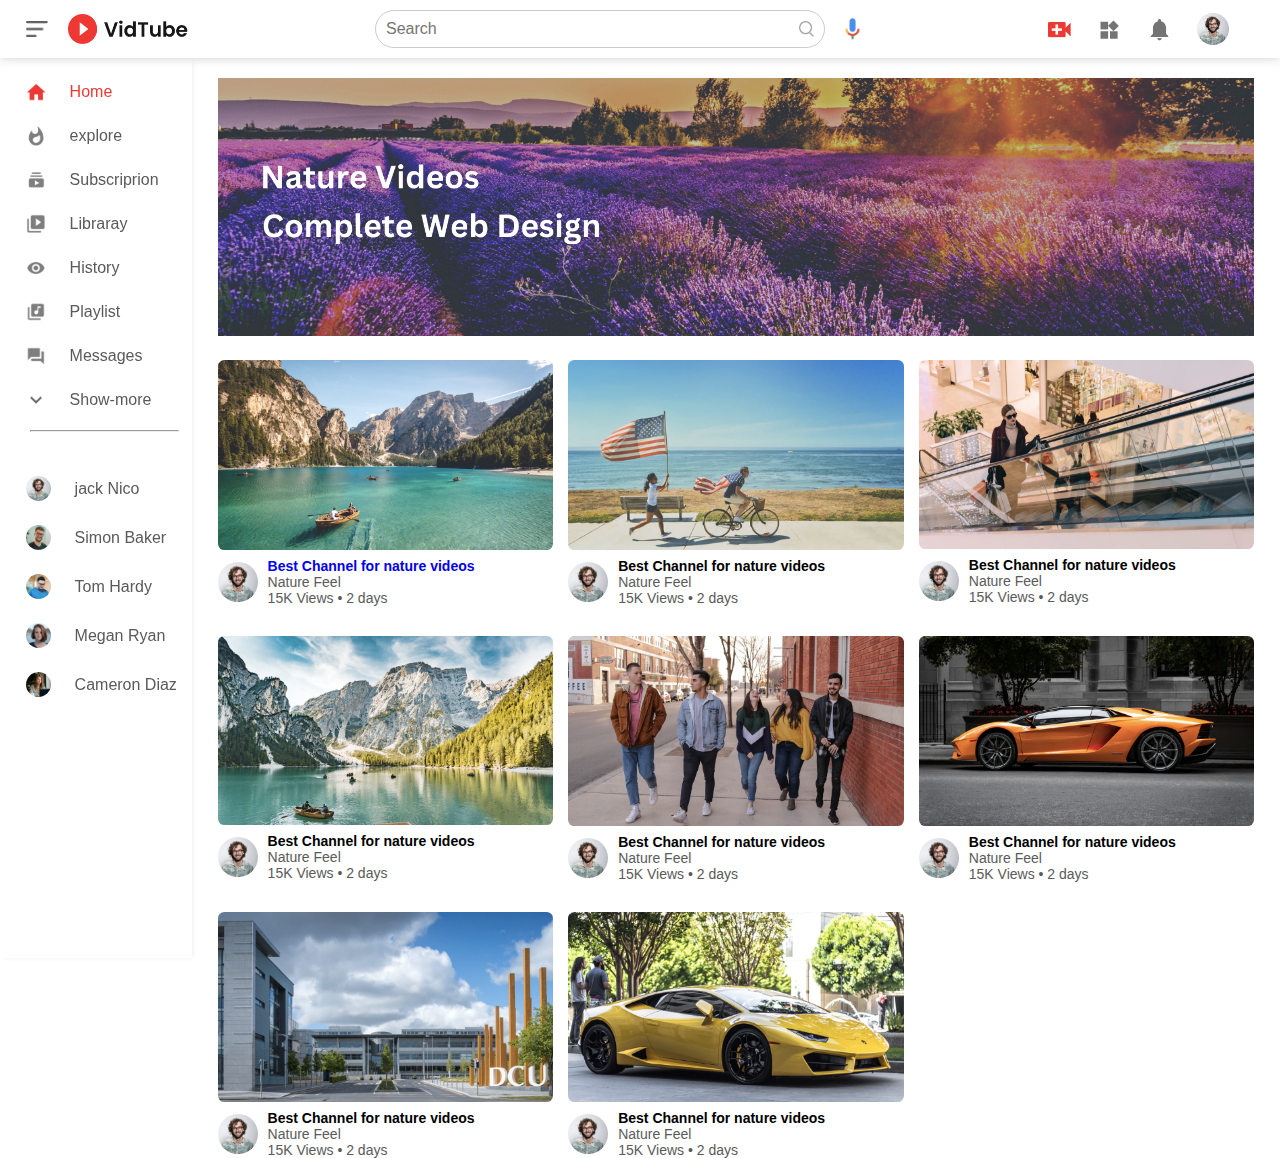
<file: index.html>
<!DOCTYPE html>
<html lang="en">

<head>
    <meta charset="UTF-8">
    <meta http-equiv="X-UA-Compatible" content="IE=edge">
    <meta name="viewport" content="width=device-width, initial-scale=1.0">
    <title> Vidtube</title>
</head>

<link rel="stylesheet" href="style.css">

<body>

    <nav class="flex-div">

        <div class="nav-left flex-div">
            <img src="images/menu.png" alt="" class="menu-icon">
            <img src="images/logo.png" alt="" class="logo">
        </div>
        <div class="nav-middle flex-div">
            <div class="search-box">
                <input type="text" placeholder="Search">
                <img src="images/search.png" alt="">
            </div>
            <img src="images/voice-search.png" class="voice-search" alt="">
        </div>
        <div class="nav-right flex-div">
            <img src="images/upload.png" alt="">
            <img src="images/more.png" alt="">
            <img src="images/notification.png" alt="">
            <img src="images/Jack.png" class="user-img" alt="">
        </div>

    </nav>


    <!-- ---------------------------- sidebar ----------------------------------------- -->

    <div class="left-sidebar">
        <div class="shortcut-links">
            <div class="box">
                <a href="#"><img src="images/home.png" alt="">
                    <p class="active">Home</p>
                </a>
                <a href="#"><img src="images/explore.png" alt="">
                    <p>explore</p>
                </a>
                <a href="#"><img src="images/subscriprion.png" alt="">
                    <p>Subscriprion</p>
                </a>
                <a href="#"><img src="images/library.png" alt="">
                    <p>Libraray</p>
                </a>
                <a href="#"><img src="images/history.png" alt="">
                    <p>History</p>
                </a>
                <a href="#"><img src="images/playlist.png" alt="">
                    <p>Playlist</p>
                </a>
                <a href="#"><img src="images/messages.png" alt="">
                    <p>Messages</p>
                </a>
                <a href="#"><img src="images/show-more.png" alt="">
                    <p>Show-more</p>
                </a>
            </div>
            <hr>
            <div class="subscribed">
                <a href="#"><img src="images/Jack.png" alt="">
                    <p>jack Nico</p>
                </a>
                <a href="#"><img src="images/simon.png" alt="">
                    <p>Simon Baker</p>
                </a>
                <a href="#"><img src="images/tom.png" alt="">
                    <p>Tom Hardy</p>
                </a>
                <a href="#"><img src="images/megan.png" alt="">
                    <p>Megan Ryan</p>
                </a>
                <a href="#"><img src="images/cameron.png" alt="">
                    <p>Cameron Diaz</p>
                </a>
            </div>
        </div>
    </div>


    <!-- ----------------------------------------------- videos --------------------------------------------------- -->

    <div class="container">
        <div class="banner">
            <img src="images/Nature Videos-1.png" alt="">
        </div>
        <div class="videos">

            <!-- video 1 -->
            <div class="vid-box">
                <a href="play.html">
                <img src="images/thumbnail1.png" class="thumbnail-img" alt="">
                <div class="vid-box-details">
                    <img src="images/Jack.png" class="creator-img" alt="">
                    <div class="vid-content">
                        <h4>Best Channel for nature videos</h4>
                        <p>Nature Feel</p>
                        <p>15K Views &bull; 2 days</p>
                    </div>
                </div>
            </a>
            </div>
            <!-- video 2 -->
            <div class="vid-box">
                <img src="images/thumbnail2.png" class="thumbnail-img" alt="">
                <div class="vid-box-details">
                    <img src="images/Jack.png" class="creator-img" alt="">
                    <div class="vid-content">
                        <h4>Best Channel for nature videos</h4>
                        <p>Nature Feel</p>
                        <p>15K Views &bull; 2 days</p>
                    </div>
                </div>
            </div>
            <!-- video 3 -->
            <div class="vid-box">
                <img src="images/thumbnail3.png" class="thumbnail-img" alt="">
                <div class="vid-box-details">
                    <img src="images/Jack.png" class="creator-img" alt="">
                    <div class="vid-content">
                        <h4>Best Channel for nature videos</h4>
                        <p>Nature Feel</p>
                        <p>15K Views &bull; 2 days</p>
                    </div>
                </div>
            </div>
            <!-- video 4 -->
            <div class="vid-box">
                <img src="images/thumbnail4.png" class="thumbnail-img" alt="">
                <div class="vid-box-details">
                    <img src="images/Jack.png" class="creator-img" alt="">
                    <div class="vid-content">
                        <h4>Best Channel for nature videos</h4>
                        <p>Nature Feel</p>
                        <p>15K Views &bull; 2 days</p>
                    </div>
                </div>
            </div>
            <!-- video 5 -->
            <div class="vid-box">
                <img src="images/thumbnail5.png" class="thumbnail-img" alt="">
                <div class="vid-box-details">
                    <img src="images/Jack.png" class="creator-img" alt="">
                    <div class="vid-content">
                        <h4>Best Channel for nature videos</h4>
                        <p>Nature Feel</p>
                        <p>15K Views &bull; 2 days</p>
                    </div>
                </div>
            </div>
            <!-- video 6 -->
            <div class="vid-box">
                <img src="images/thumbnail6.png" class="thumbnail-img" alt="">
                <div class="vid-box-details">
                    <img src="images/Jack.png" class="creator-img" alt="">
                    <div class="vid-content">
                        <h4>Best Channel for nature videos</h4>
                        <p>Nature Feel</p>
                        <p>15K Views &bull; 2 days</p>
                    </div>
                </div>
            </div>
            <!-- video 7 -->
            <div class="vid-box">
                <img src="images/thumbnail7.png" class="thumbnail-img" alt="">
                <div class="vid-box-details">
                    <img src="images/Jack.png" class="creator-img" alt="">
                    <div class="vid-content">
                        <h4>Best Channel for nature videos</h4>
                        <p>Nature Feel</p>
                        <p>15K Views &bull; 2 days</p>
                    </div>
                </div>
            </div>
            <!-- video 8 -->
            <div class="vid-box">
                <img src="images/thumbnail8.png" class="thumbnail-img" alt="">
                <div class="vid-box-details">
                    <img src="images/Jack.png" class="creator-img" alt="">
                    <div class="vid-content">
                        <h4>Best Channel for nature videos</h4>
                        <p>Nature Feel</p>
                        <p>15K Views &bull; 2 days</p>
                    </div>
                </div>
            </div>


        </div>
        
    </div>



    <script src="work.js"></script>
</body>

</html>
</file>
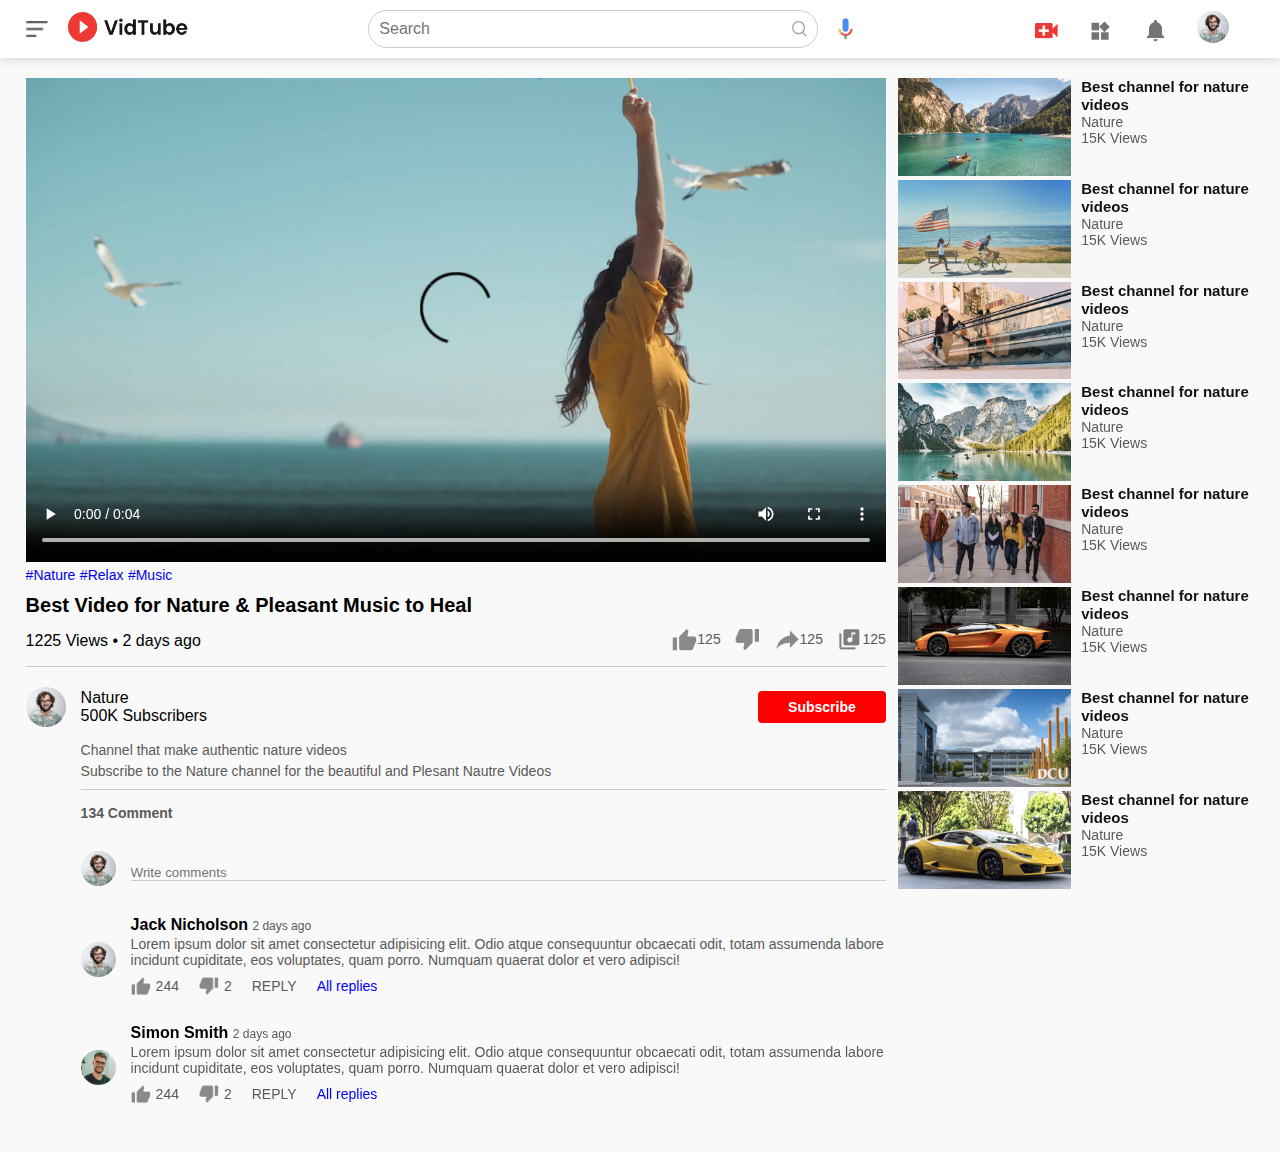
<file: play.html>
<!DOCTYPE html>
<html lang="en">

<head>
    <meta charset="UTF-8">
    <meta http-equiv="X-UA-Compatible" content="IE=edge">
    <meta name="viewport" content="width=device-width, initial-scale=1.0">
    <title> Vidtube</title>
</head>

<link rel="stylesheet" href="style.css">

<body>

    <nav class="flex-div">

        <div class="nav-left flex-div">
            <img src="images/menu.png" alt="" class="menu-icon">
           <a href="index.html"> <img src="images/logo.png" alt="" class="logo"> </a>
        </div>
        <div class="nav-middle flex-div">
            <div class="search-box">
                <input type="text" placeholder="Search">
                <img src="images/search.png" alt="">
            </div>
            <img src="images/voice-search.png" class="voice-search" alt="">
        </div>
        <div class="nav-right">
            <img src="images/upload.png" alt="">
            <img src="images/more.png" alt="">
            <img src="images/notification.png" alt="">
            <img src="images/Jack.png" class="user-img" alt="">
        </div>

    </nav>


    <!-- ------------------------------- play video -------------------- -->

    <div class="play-container">
        <div class="play-row">
            <div class="video">
                <video src="images/video.mp4" controls autoplay></video>
                <div class="tags">
                    <a href="#">#Nature</a>
                    <a href="#">#Relax</a>
                    <a href="#">#Music</a>
                    <h3>Best Video for Nature & Pleasant Music to Heal</h3>
                    <div class="play-vid-info">
                        <p>1225 Views &bull; 2 days ago</p>
                        <div>
                            <a href="#"><img src="images/like.png" alt="">125</a>
                            <a href="#"><img src="images/dislike.png" alt=""></a>
                            <a href="#"><img src="images/share.png" alt="">125</a>
                            <a href="#"><img src="images/playlist.png" alt="">125</a>
                        </div>
                    </div>
                </div>

                <hr>

                <div class="publisher">
                    <img src="images/Jack.png" alt="">
                   <div>
                    <p>Nature</p>
                    <span>500K Subscribers</span>

                   </div>
                   <button class="subscribe-btn">Subscribe</button>
                </div>

                       <!-- vid description -->
                       <div class="vid-description">
                        <p>Channel that make authentic nature videos</p>
                        <p>Subscribe to the Nature channel for the beautiful and Plesant Nautre Videos</p>
                        <hr>
                        <h4>134 Comment</h4>
                        <div class="add-comment">
                            <img src="images/Jack.png" alt="">
                            <input type="text" placeholder="Write comments">
                        </div>
                        <!-- old comment -->
    
                        <!-- comment 1 -->
                        <div class="old-comment">
                            <img src="images/Jack.png" alt="">
                            <div>
                                <h3>Jack Nicholson <span>2 days ago</span> </h3>
                                <p>Lorem ipsum dolor sit amet consectetur adipisicing elit. Odio atque consequuntur
                                    obcaecati odit, totam assumenda labore incidunt cupiditate, eos voluptates, quam porro.
                                    Numquam quaerat dolor et vero adipisci!</p>
                                <div class="comment-action">
                                    <img src="images/like.png" alt=""><span>244</span>
                                    <img src="images/dislike.png" alt=""><span>2</span>
                                    <span>REPLY</span><a href="#"> All replies</a>
                                </div>
                            </div>
                        </div>
                        <div class="old-comment">
                            <img src="images/simon.png" alt="">
                            <div>
                                <h3>Simon Smith <span> 2 days ago</span> </h3>
                                <p>Lorem ipsum dolor sit amet consectetur adipisicing elit. Odio atque consequuntur
                                    obcaecati odit, totam assumenda labore incidunt cupiditate, eos voluptates, quam porro.
                                    Numquam quaerat dolor et vero adipisci!</p>
                                <div class="comment-action">
                                    <img src="images/like.png" alt=""><span>244</span>
                                    <img src="images/dislike.png" alt=""><span>2</span>
                                    <span>REPLY</span><a href="#"> All replies</a>
                                </div>
                            </div>
                        </div>
    
                    </div>

            </div>

            <div class="right-sidebar">

                <!-- vid 1 -->
                <div class="side-video-box">
                    <a href="#" class="small-thumbnail"><img src="images/thumbnail1.png" alt=""></a>
                    <div class="side-vid-details">
                        <a href="#"> Best channel for nature videos </a>
                        <p>Nature </p>
                        <p>15K Views</p>
                    </div>
                </div>
                <!-- vid 2 -->
                <div class="side-video-box">
                    <a href="#" class="small-thumbnail"><img src="images/thumbnail2.png" alt=""></a>
                    <div class="side-vid-details">
                        <a href="#"> Best channel for nature videos </a>
                        <p>Nature </p>
                        <p>15K Views</p>
                    </div>
                </div>
                <!-- vid 3 -->
                <div class="side-video-box">
                    <a href="#" class="small-thumbnail"><img src="images/thumbnail3.png" alt=""></a>
                    <div class="side-vid-details">
                        <a href="#"> Best channel for nature videos </a>
                        <p>Nature </p>
                        <p>15K Views</p>
                    </div>
                </div>
                <!-- vid 4 -->
                <div class="side-video-box">
                    <a href="#" class="small-thumbnail"><img src="images/thumbnail4.png" alt=""></a>
                    <div class="side-vid-details">
                        <a href="#"> Best channel for nature videos </a>
                        <p>Nature </p>
                        <p>15K Views</p>
                    </div>
                </div>
                <!-- vid 5 -->
                <div class="side-video-box">
                    <a href="#" class="small-thumbnail"><img src="images/thumbnail5.png" alt=""></a>
                    <div class="side-vid-details">
                        <a href="#"> Best channel for nature videos </a>
                        <p>Nature </p>
                        <p>15K Views</p>
                    </div>
                </div>
                <!-- vid 6 -->
                <div class="side-video-box">
                    <a href="#" class="small-thumbnail"><img src="images/thumbnail6.png" alt=""></a>
                    <div class="side-vid-details">
                        <a href="#"> Best channel for nature videos </a>
                        <p>Nature </p>
                        <p>15K Views</p>
                    </div>
                </div>
                <!-- vid 7 -->
                <div class="side-video-box">
                    <a href="#" class="small-thumbnail"><img src="images/thumbnail7.png" alt=""></a>
                    <div class="side-vid-details">
                        <a href="#"> Best channel for nature videos </a>
                        <p>Nature </p>
                        <p>15K Views</p>
                    </div>
                </div>
                <!-- vid 8 -->
                <div class="side-video-box">
                    <a href="#" class="small-thumbnail"><img src="images/thumbnail8.png" alt=""></a>
                    <div class="side-vid-details">
                        <a href="#"> Best channel for nature videos </a>
                        <p>Nature </p>
                        <p>15K Views</p>
                    </div>
                </div>

            </div>
        </div>
    </div>




    <script src="work.js"></script>
</body>

</html>
</file>
<file: style.css>
* {
    margin: 0;
    padding: 0;
    font-family: 'Poppins', sans-serif;
    text-decoration: none;
    box-sizing: border-box;
}



.flex-div {
    display: flex;
    align-items: center;
}


nav {
    position: sticky;
    top: 0;
    padding: 10px 2%;
    justify-content: space-between;
    z-index: 10;
    box-shadow: 0 0 10px rgb(0 0 0 / 20%);
    background: #fff;
}

.nav-left .menu-icon {
    width: 22px;
    cursor: pointer;
}

.nav-left .logo {
    width: 120px;
    margin-left: 20px;
    cursor: pointer;
}

.nav-right img {
    width: 25px;
    margin-right: 25px;

}

.nav-right .user-img {
    width: 32px;
    border-radius: 50%;
    object-fit: cover;

}


.nav-middle img {
    width: 15px;

}

.nav-middle .voice-search {
    width: 15px;
    margin-left: 20px;
}

.nav-middle .search-box {
    width: 450px;
    border: 1px solid #ccc;
    display: flex;
    align-items: center;
    padding: 8px 10px;
    border-radius: 40px;

}

.nav-middle .search-box input {

    font-size: 16px;
    width: 100%;
    border: none;
    outline: none;
    height: 20px;
}

/* ---------------------------------sidebar -------------------------- */


.left-sidebar {
    width: 15%;
    height: 100vh;
    position: fixed;
    padding-left: 2%;
    background: #fff;
    box-shadow: 3px 2px 5px -3px rgba(224, 222, 222, 0.7);


}

.sm-sidebar {
    width: 5%;
}

.sm-sidebar a p {

    display: none;

}

.left-sidebar .shortcut-links {
    display: flex;
    flex-direction: column;
}

.left-sidebar .shortcut-links a {
    display: flex;
    align-items: center;
    margin-top: 24px;
    cursor: pointer;
    color: #5a5a5a;
    width: fit-content;

}

.left-sidebar .shortcut-links .box a:nth-child(1) {
    color: #ed3833;
}

.left-sidebar .shortcut-links a p {
    margin-left: 24px;
}

.left-sidebar .box a img {
    width: 20px;
}

.left-sidebar .shortcut-links hr {
    width: 90%;
    margin: 20px 4px;
    height: 1px;
    outline: 0;
}

.left-sidebar .shortcut-links .subscribed img {

    width: 25px;
    border-radius: 50%;


}

 /* -----------------------------------------playVideo ------------------------------------- */

 .play-container{
    padding: 20px 2%;
    background: #f9f9f9;
 }

 .play-row{
    display: flex;
    flex-wrap: wrap;
    justify-content: space-between;
 }
.play-row .video{
    flex-basis: 70%;
}
.play-row .video video{
    width: 100%;
}
.tags a{
    font-size: 14px;
}
.tags h3{
    font-size: 20px;
    margin: 10px 0;
}
.video .play-vid-info {
    display: flex;
    flex-wrap: wrap;
    row-gap: 1rem;
    width: 100%;
    justify-content: space-between;
    align-items: center;
}
.play-vid-info div a{

    display: inline-flex;
    align-items: center;
    color: #5a5a5a;
 
}
.play-vid-info div a img{
    width: 25px;
    margin-left: 10px;
}
.publisher {
    display: flex;
    align-items: center;
    margin-top: 20px;
}
.publisher button {
    background: red;
    color: #fff;
    border: 0;
    outline: 0;
    padding: 8px 30px;
    font-weight: 700;
    font-size: 14px;
    border-radius: 4px;
    cursor: pointer;
}
.video hr {
    border: 0;
    height: 1px;
    background: #ccc;
    margin: 10px 0;
}
.publisher div{
    flex: 1;
}
.publisher img {
    width: 40px;
    border-radius: 50%;
    margin-right: 15px;
}

.vid-description{
    padding-left: 55px;
        margin: 15px 0;
    }
    
    .vid-description p{
        font-size: 14px;
        margin-bottom: 5px;
        color: #5a5a5a;
    }
    .vid-description  h4{
        font-size: 14px;
        color: #5a5a5a;
        margin-top: 15px;
    }
    
    .add-comment{
        display: flex;
        align-items: center;
        margin: 30px 0;
    }
    
    .add-comment img{
        width: 35px;
        border-radius: 50%;
        margin-right: 15px;
    }
    
    .add-comment input{
        border: 0;
        outline: 0;
        border-bottom: 1px solid #ccc;
        width: 100%;
        padding-top: 10px;
        background: transparent;
    }
    
    .old-comment{
        display: flex;
        align-items: center;
        margin: 20px 0;
    }
    
    .old-comment img{
        width: 35px;
        border-radius: 50% ;
        margin-right: 15px;
    }
    
    .old-comment h3{
        font-size: 16px;
        margin-bottom: 2px;
    }
    
    .old-comment p{
        font-size: 14px;
        color: #5a5a5a;
        
    }
    .old-comment h3 span{
        font-size: 12px;
        color: #5a5a5a;
        font-weight: 500;
    }
    
    .old-comment .comment-action{
        display: flex;
        align-items: center;
        margin: 8px 0 ;
        font-size: 14px
    }
    
    .old-comment .comment-action img{
        border-radius: 0;
        width: 20px;
        margin-right: 5px;
    }
    
    .old-comment .comment-action span{
    
        margin-right: 20px;
        color: #5a5a5a;
    
    }
    .old-comment .comment-action a{
        color: #0000ff;
    }
.play-row .right-sidebar{
    flex-basis: 29%;
    
}
.play-row .right-sidebar img {
    width: 100%;
}
.side-video-box{
    display: flex;
    justify-content: space-between;
}

.side-video-box a{
    flex-basis: 49%;
}
.side-video-box .side-vid-details{
    margin-left: 10px;
    flex-basis: 49%;
}
.side-video-box .side-vid-details a{
    color: #111;
    font-weight: 600;
    font-size: 15px;
}
.side-video-box .side-vid-details p{
    font-size: 14px;
    color: #5a5a5a;
}


/* ----------------------------------------- videos -------------------------------------- */

.container {

    padding-left: 17%;
    padding-right: 2%;
    padding-top: 20px;

}

.large-container {

    padding-left: 7%;

}

.container .banner img {

    width: 100%;

}

.container .videos {
    padding-top: 20px;
    display: grid;
    grid-template-columns: repeat(auto-fit, minmax(250px, 1fr));
    column-gap: 15px;
    row-gap: 30px;
}

.container .vid-box .vid-box-details {
    margin-top: 4px;
}

.container .vid-box .thumbnail-img {

    border-radius: 0.4rem;
    width: 100%;
}

.container .vid-box .vid-box-details {
    display: flex;
    align-items: center;
}

.container .vid-box .vid-box-details img {
    width: 40px;
    border-radius: 50%;
}

.container .vid-box .vid-box-details .vid-content {
    margin-left: 10px;
}

.container .vid-box .vid-box-details .vid-content h4 {
    font-size: 14px;
    font-weight: 600;
}

.container .vid-box .vid-box-details .vid-content p {
    font-size: 14px;
    color: #5a5a5a;
}



/* --------------------------------------- screen sizes ------------------------------------------------  */

@media only screen and (max-width: 900px) {

    .left-sidebar {
        display: none;
    }

    .container {
        padding-left: 2%;
    }

    .nav-middle .search-box {
        width: 180px;
        padding: 8px 12px;
    }

    .nav-middle .search-box input {
        font-size: 14px;
    }

    .nav-right .user-img {
        display: block;
    }

    .nav-right img {
        display: none;
    }

    .nav-middle .voice-search {
        display: none;
    }

    .nav-left .logo {
        width: 80px;
    }

    .nav-left .menu-icon {
        display: none;
    }

    /* -------------------playVideo ----------------- */
    .play-container {
        padding: 10px 2%;
        background: #f9f9f9;
    }
    .play-row .right-sidebar {
        flex-basis: 100%;
    }
    .play-row .video{
        flex-basis: 100%;
    }
}
</file>
